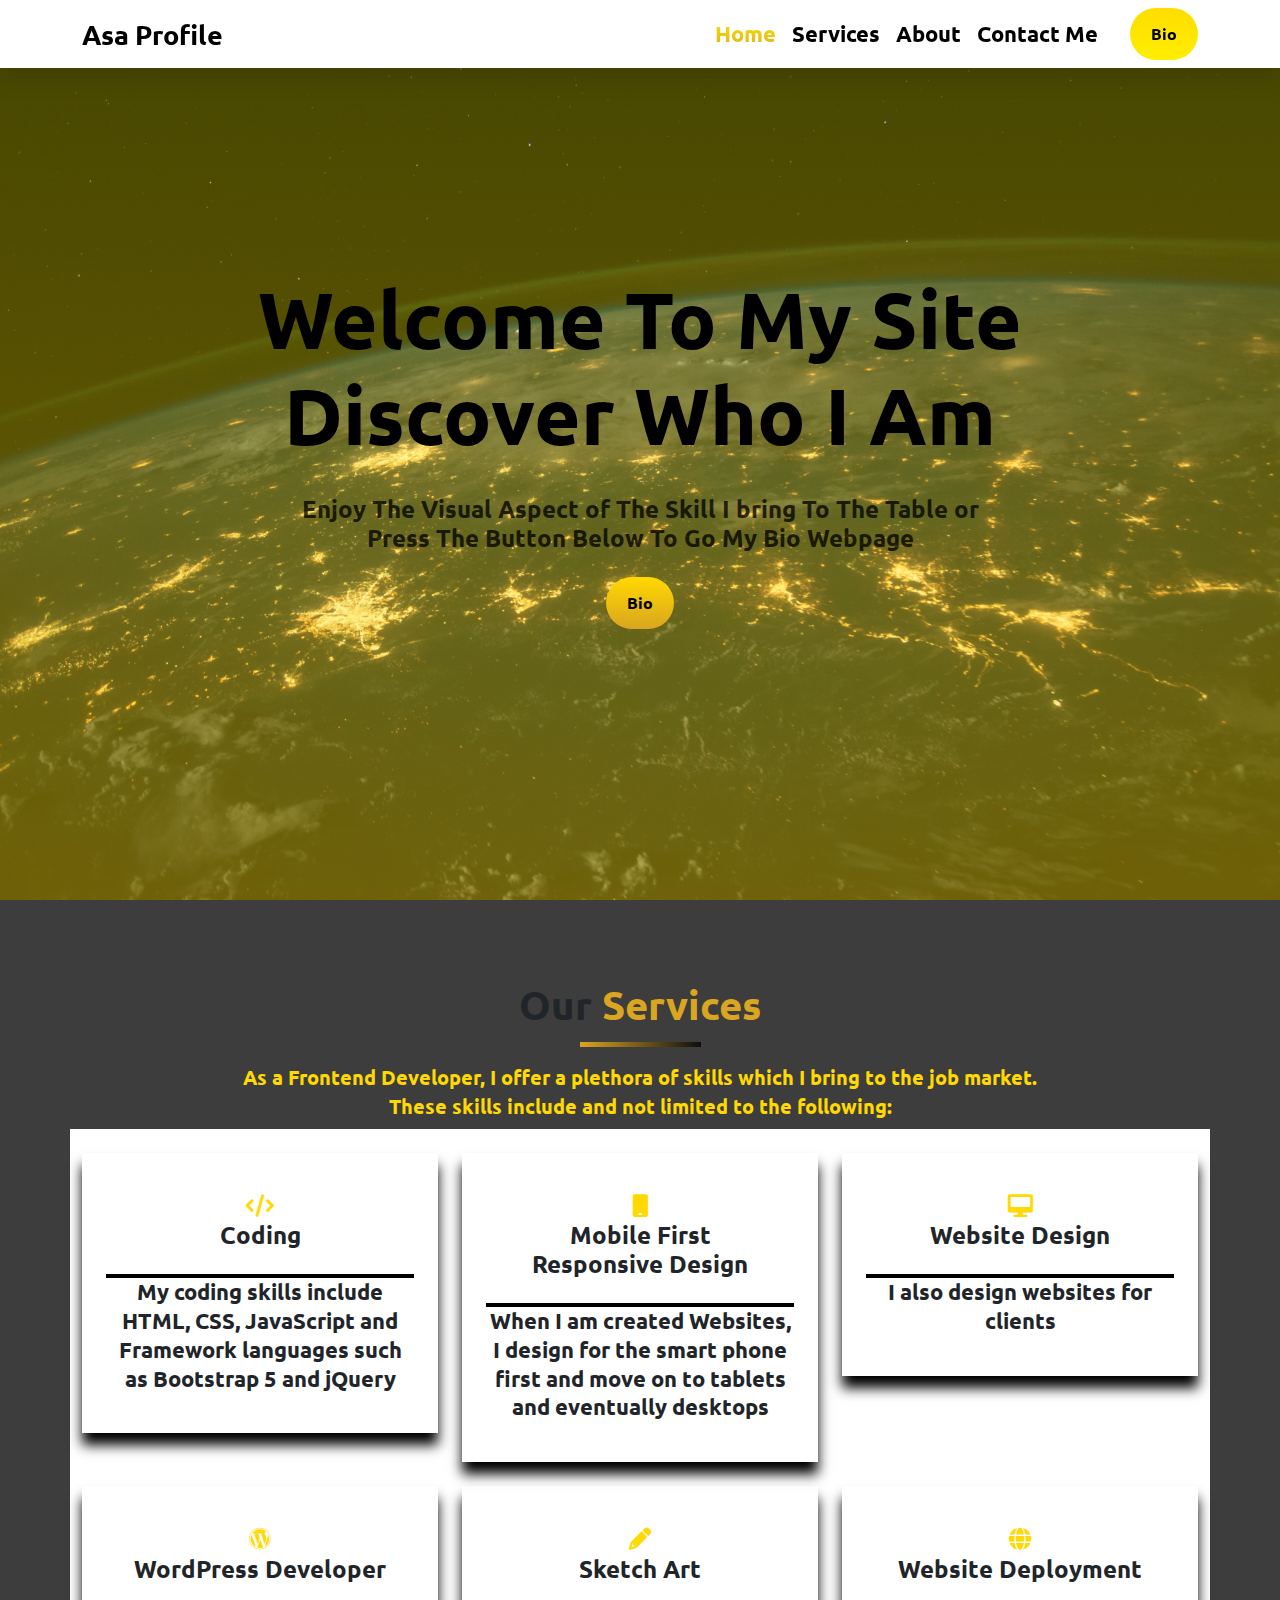
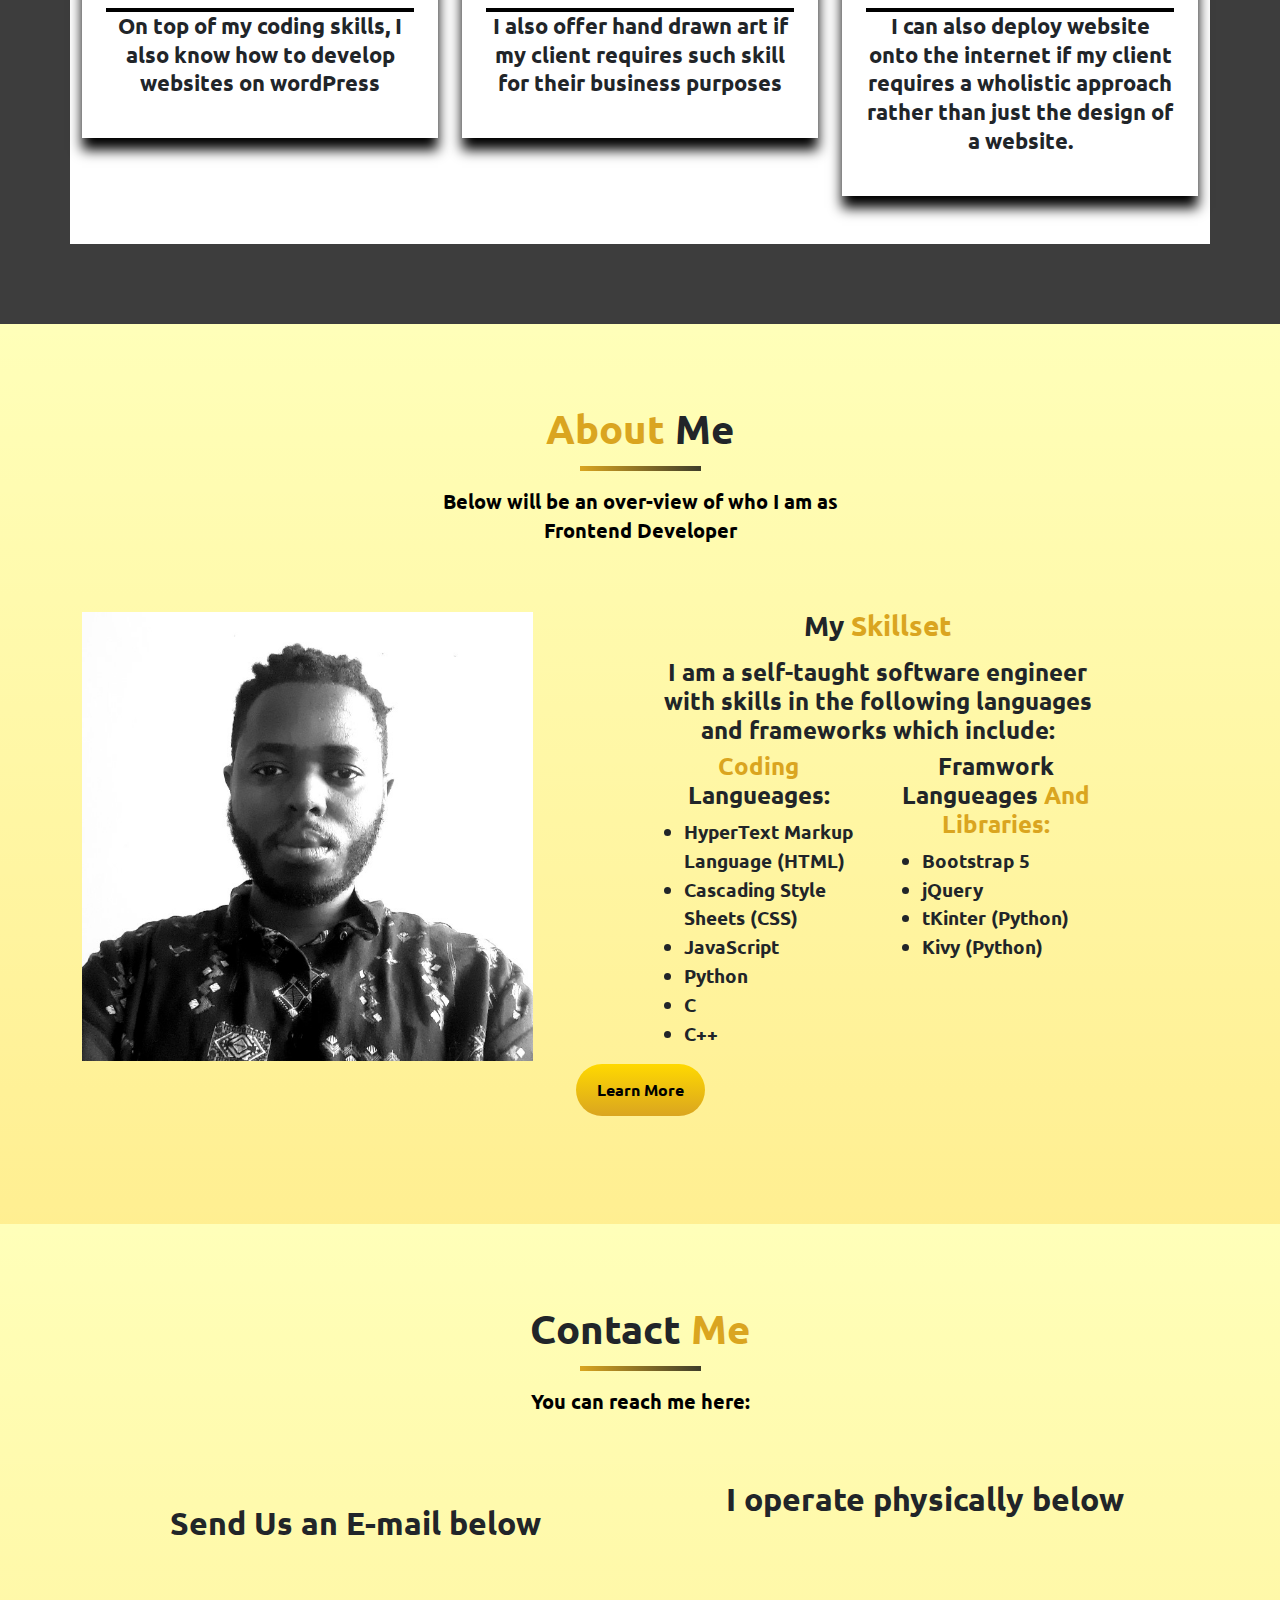
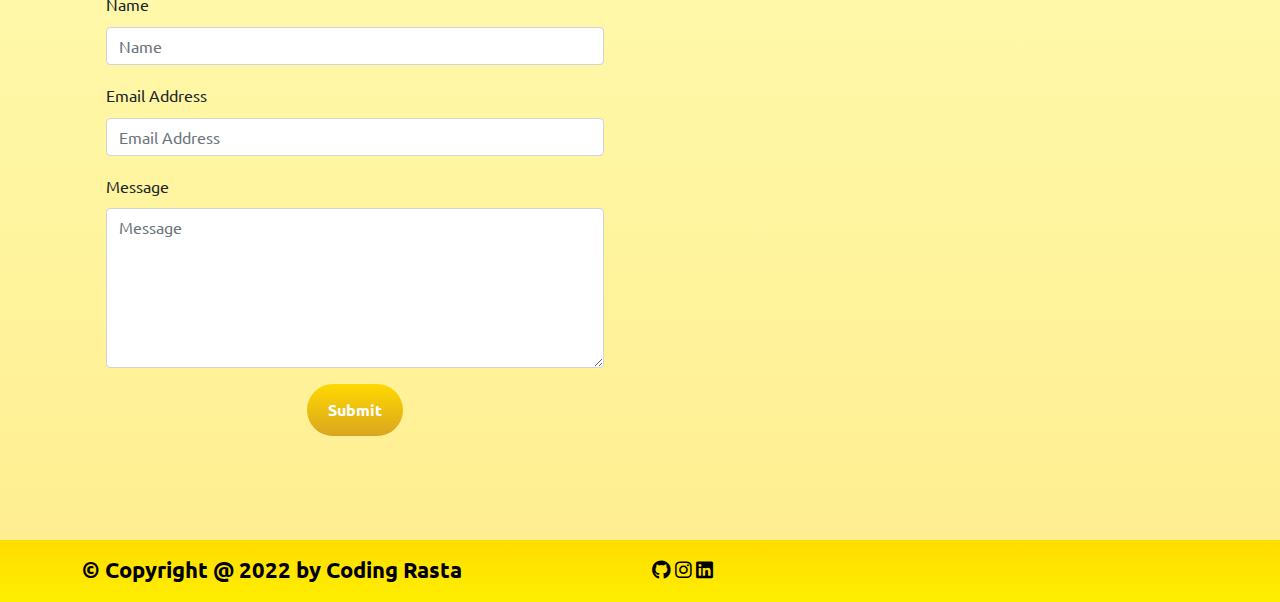
<file: index.html>
<!DOCTYPE html>
<html lang="en">
<head>
    <meta charset="UTF-8">
    <meta http-equiv="X-UA-Compatible" content="IE=edge">
    <meta name="viewport" content="width=device-width, initial-scale=1.0">
    <link rel="stylesheet" href=".//css//all.css">
    <link rel="stylesheet" href=".//css//bootstrap.min.css">
    <link rel="stylesheet" href=".//css//brands.css">
    <link rel="stylesheet" href=".//css//regular.css">
    <link rel="stylesheet" href=".//css//solid.css">
    <link rel="stylesheet" href=".//css//style.css">
    <link rel="stylesheet" href=".//css//owl.carousel.min.css">
    <link rel="stylesheet" href=".//css//owl.theme.default.min.css">
    <title>Main</title>
</head>
<body data-bs-spy="scroll" data-bs-target=".navbar">

    <!--Navbar-->
    <div class="navbar navbar-expand-lg navbar-light bg-white fixed-top">

        <div class="container">

            <a href="#home" class="navbar-brand">Asa Profile</a>
            <button class="navbar-toggler" type="button" data-bs-toggle="collapse" data-bs-target="#myToggler" aria-controls="myToggler" aria-expanded="false" aria-label="Toggle navigation">
                <i class="fa-solid fa-bars"></i>
            </button>
            <div class="collapse navbar-collapse" id="myToggler">

                <ul class="navbar-nav ms-auto">
                    <li class="nav-item">
                        <a href="#home" class="nav-link">Home</a>
                    </li>
                    <li class="nav-item">
                        <a href="#services" class="nav-link">Services</a>
                    </li>
                    <li class="nav-item">
                        <a href="#about" class="nav-link">About</a>
                    </li>
                    <li class="nav-item">
                        <a href="#contact" class="nav-link">Contact Me</a>
                    </li>
                </ul>

                <a href="info.html" class="btn btn-nav ms-4">Bio</a>

            </div>

        </div>

    </div>

    <!--Home Section/ Hero Section-->

    <section id="home" class="bg-cover hero-section min-vh-100" style="background-image:url('.//media//nasa-Q1p7bh3SHj8-unsplash.jpg')">

        <div class="overlay"></div>

        <div class="container">

            <div class="row">

                <h1 class="col-12 text-center display-1">Welcome To My Site <br>Discover Who I Am </h1>
                <p class="my-4 lead text-center text-white">Enjoy The Visual Aspect of The Skill I bring To The Table or <br> Press The Button Below To Go My Bio Webpage</p>

            </div>
            <div class="text-center">
                <a href="info.html" class="btn btn-main">Bio</a>
            </div>

        </div>

    </section>


    <!--Services Section-->
    <section id="services" class="min-vh-100">

        <div class="container">

            <div class="row mb-3">

                <div class="col-12 section-intro text-center">
                    <h1>Our <span>Services</span></h1>

                    <div class="divider"></div>

                    <p class="mt-3 lead">As a Frontend Developer, I offer a plethora of skills which I bring to the job market. <br> These skills include and not limited to the following:</p>

                </div>

            </div>

            <div class="row pb-5 g-4 text-start" style="background-color: white">

                <div class="col-md-4">

                    <div class="servcies text-center p-4">

                        <div class="service p-3">

                            <i class="fa-solid fa-code"></i>
                            <div class="skill"><h4>Coding</h4></div>

                        </div>
                        <p>My coding skills include HTML, CSS, JavaScript and Framework languages such as Bootstrap 5 and jQuery</p>

                    </div>

                </div>

                <div class="col-md-4">

                    <div class="servcies text-center p-4">

                        <div class="service p-3">

                            <i class="fa-solid fa-mobile"></i>
                            <div class="skill"><h4>Mobile First Responsive Design</h4></div>

                        </div>
                        <p>When I am created Websites, I design for the smart phone first and move on to tablets and eventually desktops</p>

                    </div>

                </div>

                <div class="col-md-4">

                    <div class="servcies text-center p-4">

                        <div class="service p-3">

                            <i class="fa-solid fa-desktop"></i>
                            <div class="skill"><h4>Website Design</h4></div>

                        </div>
                        <p>I also design websites for clients</p>

                    </div>

                </div>

                <div class="col-md-4">

                    <div class="servcies text-center p-4">

                        <div class="service p-3">

                            <i class="fa-brands fa-wordpress"></i>
                            <div class="skill"><h4>WordPress Developer</h4></div>

                        </div>
                        <p>On top of my coding skills, I also know how to develop websites on wordPress</p>

                    </div>

                </div>

                <div class="col-md-4">

                    <div class="servcies text-center p-4">

                        <div class="service p-3">

                            <i class="fa-solid fa-pencil"></i>
                            <div class="skill"><h4>Sketch Art</h4></div>

                        </div>
                        <p>I also offer hand drawn art if my client requires such skill for their business purposes</p>

                    </div>

                </div>

                <div class="col-md-4">

                    <div class="servcies text-center p-4">

                        <div class="service p-3">

                            <i class="fa-solid fa-globe"></i>
                            <div class="skill"><h4>Website Deployment</h4></div>

                        </div>
                        <p>I can also deploy website onto the internet if my client requires a wholistic approach rather than just the design of a website.</p>

                    </div>

                </div>

            </div>

        </div>

    </section>


    <!--About Section-->
    <section id="about" class="bg-cover min-vh-100" style="background-image:url('.//media//20220906_150244.jpg')">

        <div class="overlay"></div>

        <div class="container">

            <div class="row mb-3">

                <div class="col-12 section-intro text-center">
                    <h1><span>About</span> Me</h1>

                    <div class="divider"></div>

                    <p class="mt-3 lead text-black">Below will be an over-view of who I am as <br> Frontend Developer</p>

                </div>

            </div>

            <div class="row align-items-center mt-5">

                <div class="col-lg-5 about-img">
                    <img src=".//media//me.jpg" alt="Asakhe">
                </div>

                <div class="col-lg-5 offset-lg-1 about-content">

                    <h3 class="text-center">My <span>Skillset</span></h3>
                    <h4 class="text-center mt-3">I am a self-taught software engineer with skills in the following languages and frameworks which include:</h4>

                    <div class="row">
                        
                        <div class="col-6">
                            <h4 class="text-center"><span>Coding</span> Langueages:</h4>
                            <ul>
                                <li class="cLang">HyperText Markup Language (HTML)</li>
                                <li class="cLang">Cascading Style Sheets (CSS)</li>
                                <li class="cLang">JavaScript</li>
                                <li class="cLang">Python</li>
                                <li class="cLang">C</li>
                                <li class="cLang">C++</li>
                            </ul>
                        </div>

                        <div class="col-6">
                            <h4 class="text-center">Framwork Langueages <span>And Libraries:</span></h4>
                            <ul>
                                <li class="framLib">Bootstrap 5</li>
                                <li class="framLib">jQuery</li>
                                <li class="framLib">tKinter (Python)</li>
                                <li class="framLib">Kivy (Python)</li>
                            </ul>
                        </div>
            
                    </div>

                </div>

            </div>

            <div class="text-center">
                <a href="info.html" class="btn btn-main">Learn More</a>
            </div>

        </div>

    </section>


    <!--Contact Section-->
    <section id="contact" class="min-vh-100 bg-cover" style="background-image:url('.//media//laptop.jpg')">

        <div class="overlay"></div>

        <div class="container">

            <div class="row mb-3">

                <div class="col-12 section-intro text-center">
                    <h1>Contact <span>Me</span></h1>

                    <div class="divider"></div>

                    <p class="mt-3 lead text-black">You can reach me here:</p>

                </div>

            </div>

            <div class="row mt-5">

                <div class="col-lg-6 col-md-7">

                    <div class="container py-4">

                        <h2 class="text-center mb-5">Send Us an E-mail below</h2>

                        <!-- Bootstrap 5 starter form -->
                        <form id="contactForm">
                      
                          <!-- Name input -->
                          <div class="mb-3">
                            <label class="form-label" for="name">Name</label>
                            <input class="form-control" id="name" type="text" placeholder="Name" data-sb-validations="required" />
                          </div>
                      
                          <!-- Email address input -->
                          <div class="mb-3">
                            <label class="form-label" for="emailAddress">Email Address</label>
                            <input class="form-control" id="emailAddress" type="email" placeholder="Email Address" data-sb-validations="required, email" />
                          </div>
                      
                          <!-- Message input -->
                          <div class="mb-3">
                            <label class="form-label" for="message">Message</label>
                            <textarea class="form-control" id="message" type="text" placeholder="Message" style="height: 10rem;" data-sb-validations="required"></textarea>
                          </div>
                      
                          <!-- Form submit button -->
                          <div class="d-grid">
                            <div class="text-center"><button class="btn btn-form" type="submit">Submit</button></div>
                          </div>
                      
                        </form>
                      
                      </div>

                </div>



                <!--Map Embed-->
                <div class="col-lg-6 col-md-5 text-center">

                    <h2 class="mb-5">I operate physically below </h2>

                    <iframe class="mt-2 mb-3" src="https://www.google.com/maps/embed?pb=!1m18!1m12!1m3!1d27337129.74915544!2d9.116420035632984!3d-33.23894183895444!2m3!1f0!2f0!3f0!3m2!1i1024!2i768!4f13.1!3m3!1m2!1s0x1c34a689d9ee1251%3A0xe85d630c1fa4e8a0!2sSouth%20Africa!5e0!3m2!1sen!2sza!4v1664809962808!5m2!1sen!2sza" width="300" height="300" style="border:0;" allowfullscreen="" loading="lazy" referrerpolicy="no-referrer-when-downgrade"></iframe>


                </div>

            </div>

        </div>

    </section>


    <!--Footer-->
    <footer class="py-3">

        <div class="container">
  
            <div class="row">
                
                <div class="col-md-6">
                    <p class="mb-0 text-black">&copy; Copyright @ 2022 by Coding Rasta</p>
                </div>
  
                <div class="col-md-6">
                    <div class="social-links">
                        <a href="https://github.com/Lwvzi" target="_blank"><i class="fa-brands fa-github"></i></a>
                        <a href="https://www.instagram.com/lwvziii_zxziii/" target="_blank"><i class="fa-brands fa-instagram"></i></a>
                        <a href="https://www.linkedin.com/in/asakhe-zozi-47411224b" target="_blank"><i class="fa-brands fa-linkedin"></i></a>
                    </div>
                </div>
  
            </div>
  
        </div>
  
      </footer>
    



    <!--JS-->
    <script src=".//js//bootstrap.min.js"></script>
    <script src=".//js//jquery-3.6.0.js"></script>
    <script src=".//js//owl.carousel.min.js"></script>
    <script src=".//js//app.js"></script>
    
</body>
</html>
</file>
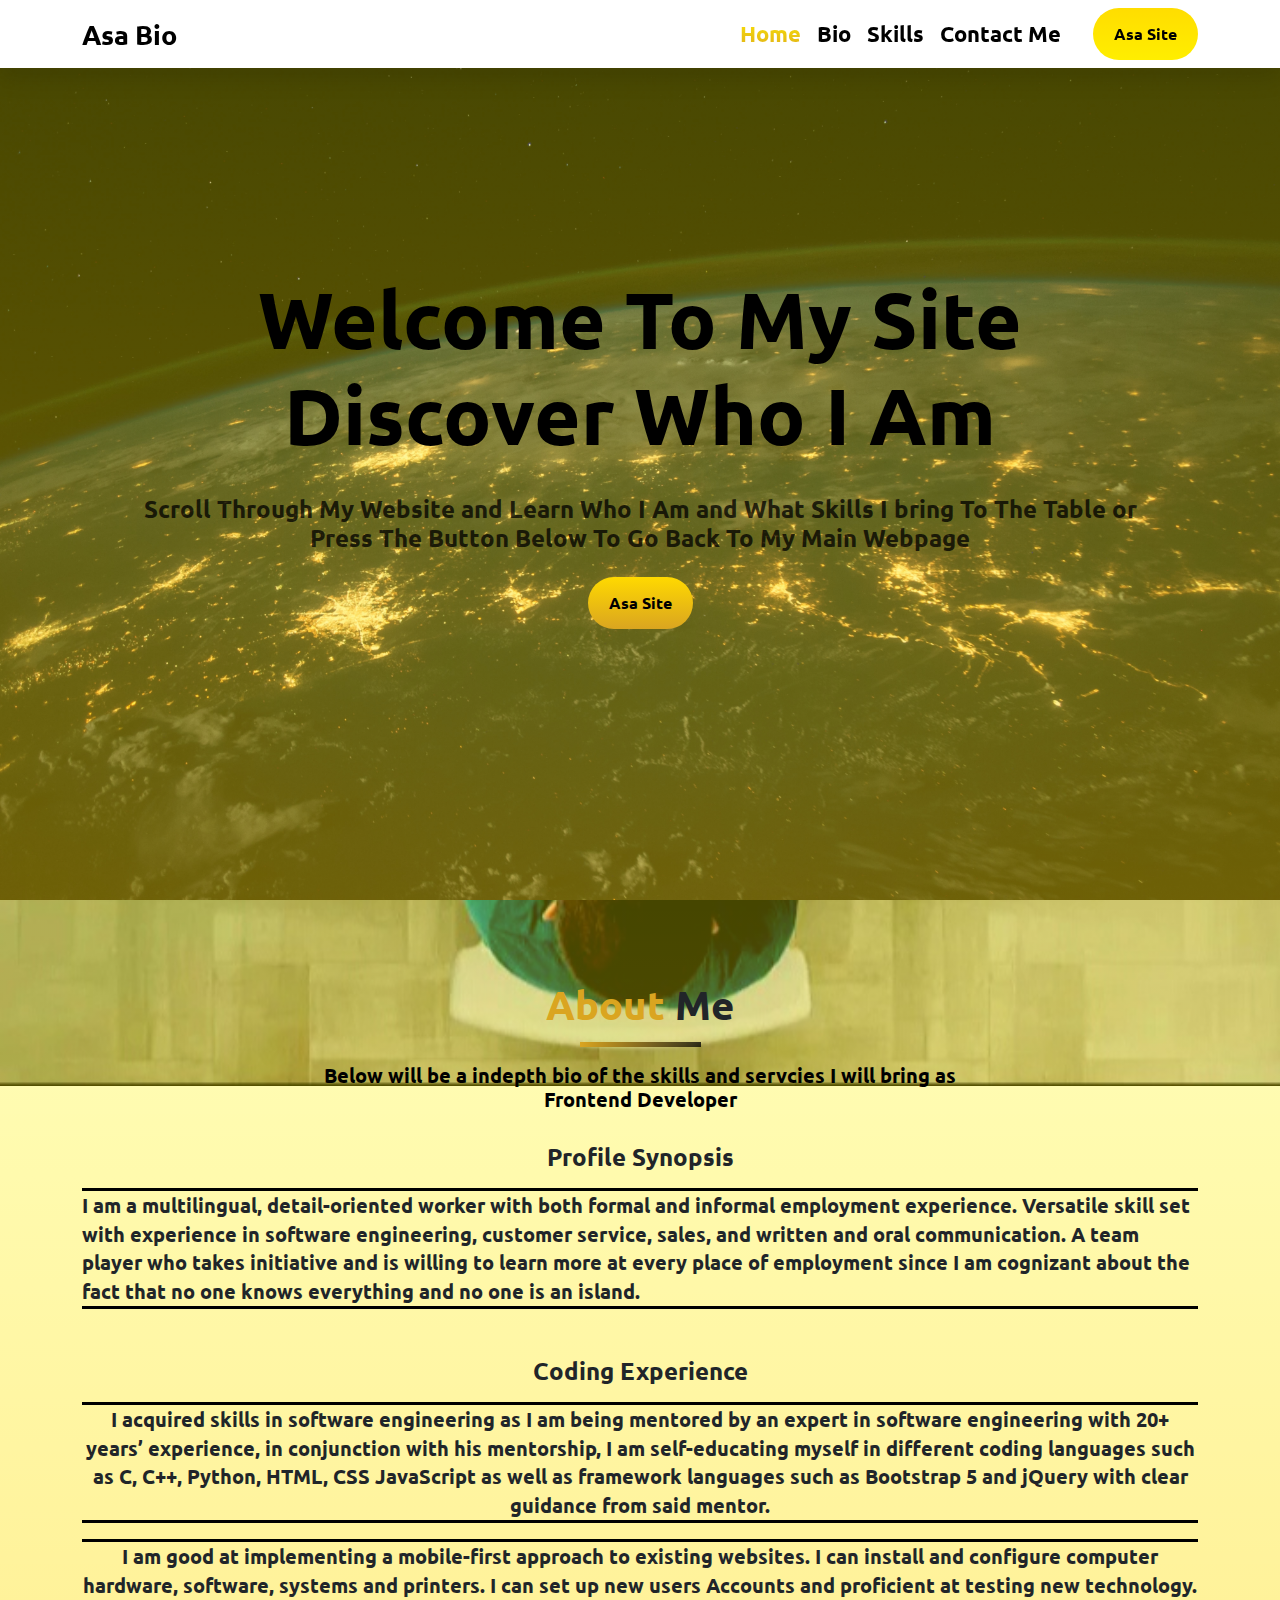
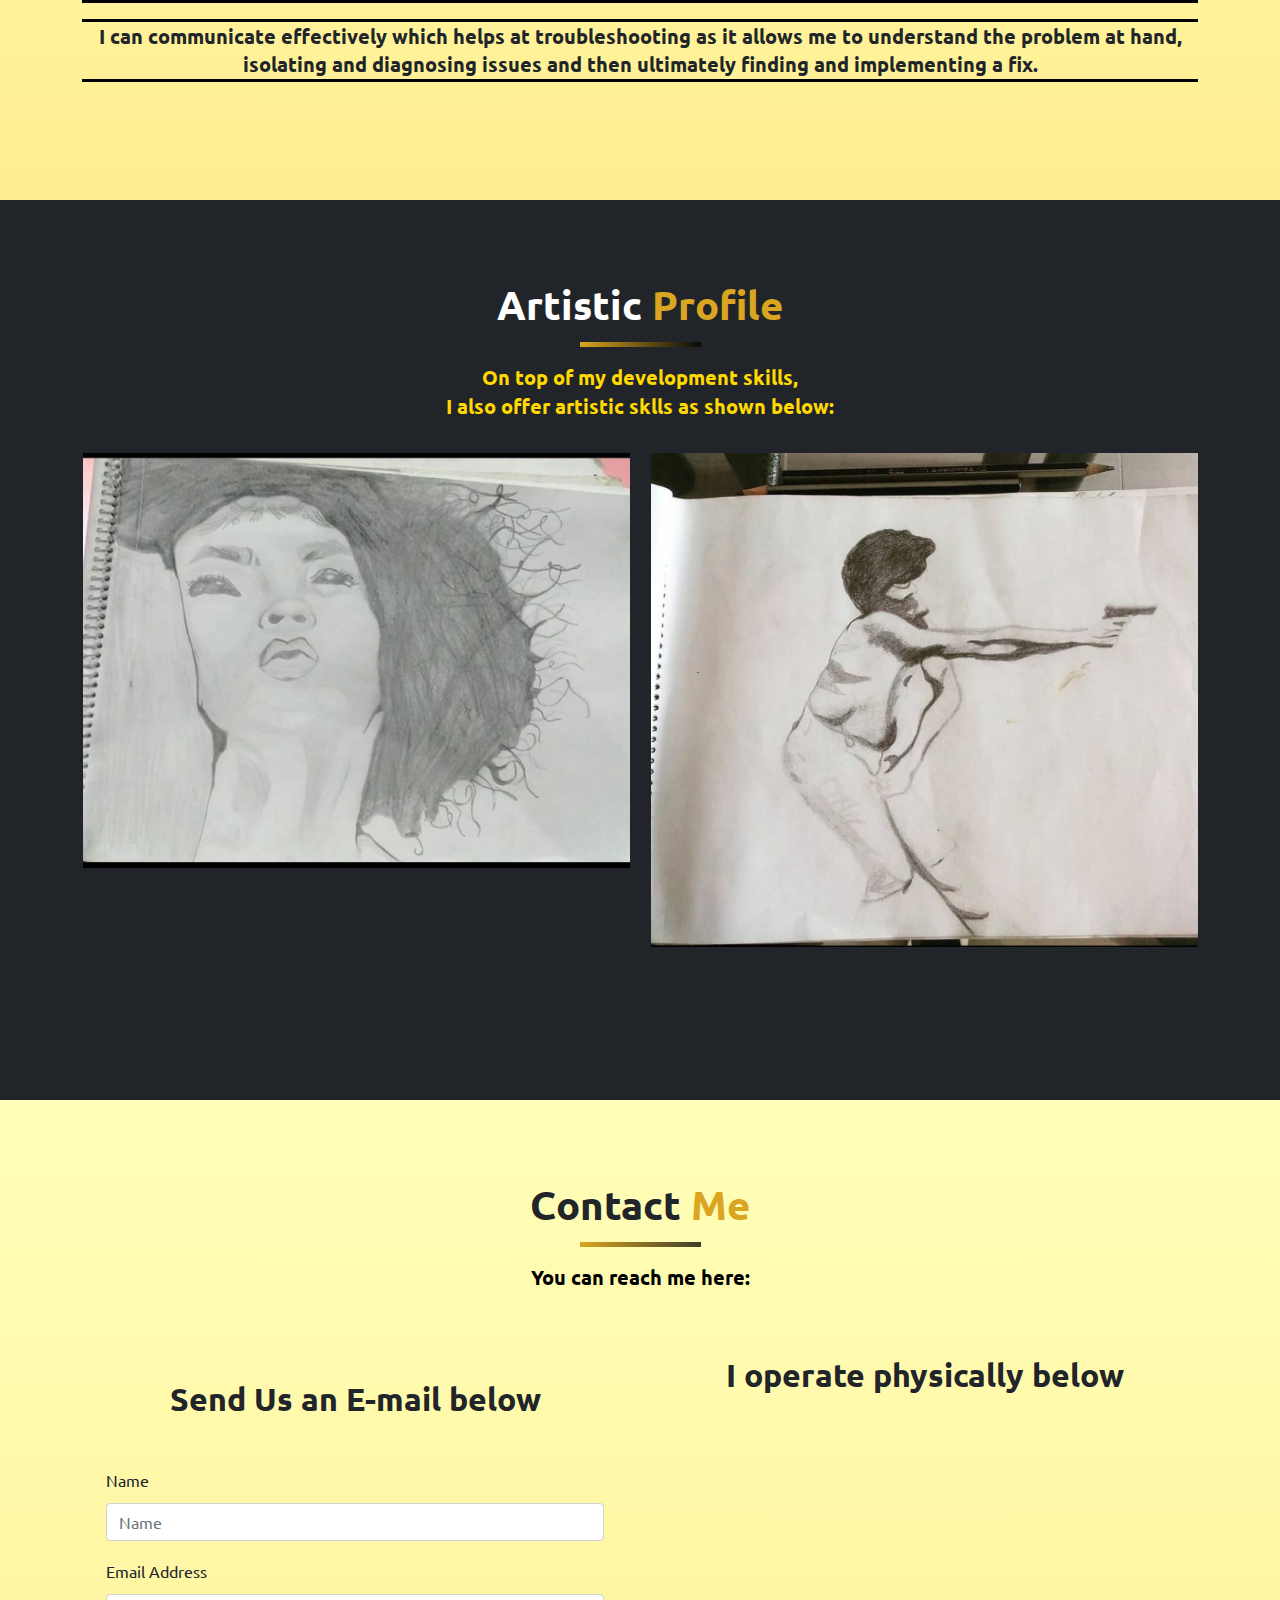
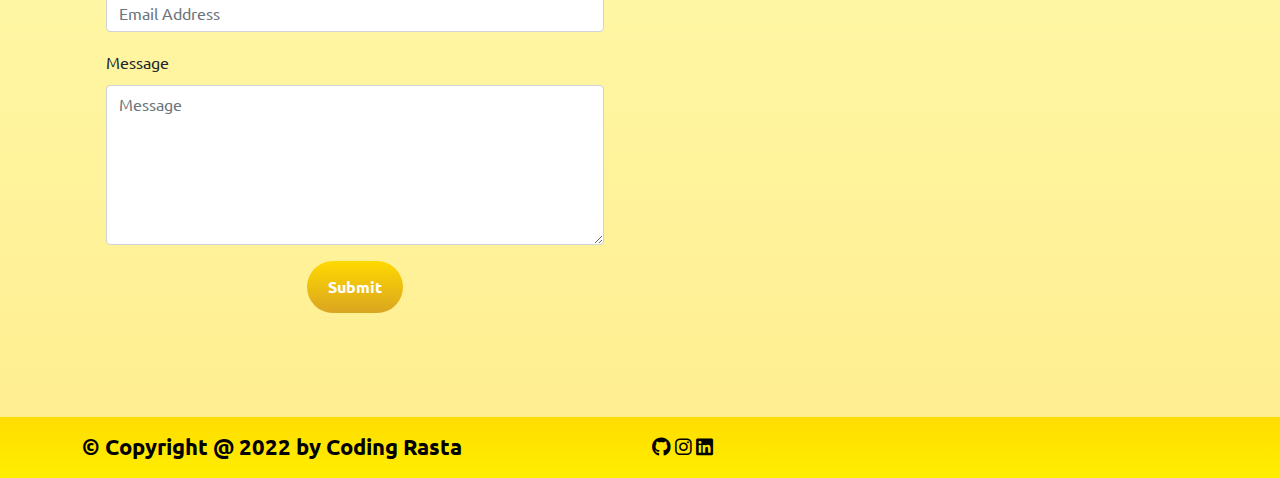
<file: info.html>
<!DOCTYPE html>
<html lang="en">
<head>
    <meta charset="UTF-8">
    <meta http-equiv="X-UA-Compatible" content="IE=edge">
    <meta name="viewport" content="width=device-width, initial-scale=1.0">
    <link rel="stylesheet" href=".//css//all.css">
    <link rel="stylesheet" href=".//css//bootstrap.min.css">
    <link rel="stylesheet" href=".//css//brands.css">
    <link rel="stylesheet" href=".//css//regular.css">
    <link rel="stylesheet" href=".//css//solid.css">
    <link rel="stylesheet" href=".//css//style.css">
    <link rel="stylesheet" href=".//css//owl.carousel.min.css">
    <link rel="stylesheet" href=".//css//owl.theme.default.min.css">
    <title>Bio</title>
</head>
<body data-bs-spy="scroll" data-bs-target=".navbar">

    <!--Navbar-->
    <div class="navbar navbar-expand-lg navbar-light bg-white fixed-top">

        <div class="container">

            <a href="index.html" class="navbar-brand">Asa Bio</a>
            <button class="navbar-toggler" type="button" data-bs-toggle="collapse" data-bs-target="#myToggler" aria-controls="myToggler" aria-expanded="false" aria-label="Toggle navigation">
                <i class="fa-solid fa-bars"></i>
            </button>
            <div class="collapse navbar-collapse" id="myToggler">

                <ul class="navbar-nav ms-auto">
                    <li class="nav-item">
                        <a href="#home" class="nav-link">Home</a>
                    </li>
                    <li class="nav-item">
                        <a href="#bio" class="nav-link">Bio</a>
                    </li>
                    <li class="nav-item">
                        <a href="#skill" class="nav-link">Skills</a>
                    </li>
                    <li class="nav-item">
                        <a href="#contact" class="nav-link">Contact Me</a>
                    </li>
                </ul>

                <a href="index.html" class="btn btn-nav ms-4">Asa Site</a>

            </div>

        </div>

    </div>


    <!--Home Section/ Hero Section-->

    <section id="home" class="bg-cover hero-section min-vh-100" style="background-image:url('.//media//nasa-Q1p7bh3SHj8-unsplash.jpg')">

        <div class="overlay"></div>

        <div class="container">

            <div class="row">

                <h1 class="col-12 text-center display-1 text-white">Welcome To My Site <br>Discover Who I Am </h1>
                <p class="my-4 lead text-center text-white">Scroll Through My Website and Learn Who I Am and What Skills I bring To The Table or <br> Press The Button Below To Go Back To My Main Webpage</p>

            </div>
            <div class="text-center">
                <a href="index.html" class="btn btn-main">Asa Site</a>
            </div>

        </div>

    </section>


    <!--Bio Section-->
    <section id="bio" class="bg-cover min-vh-100" style="background-image:url('.//media//20220906_150244.jpg')">

        <div class="overlay"></div>

        <div class="container">

            <div class="row mb-3">

                <div class="col-12 section-intro text-center">
                    <h1><span>About</span> Me</h1>

                    <div class="divider"></div>

                    <h3 class="mt-3 lead text-black">Below will be a indepth bio of the skills and servcies I will bring as <br> Frontend Developer</h3>

                </div>

            </div>

            <div class="row mt-4 mb-3">

                <div class="col-12 bio-content">

                    <h4 class="text-center">Profile Synopsis</h4>
                    <p class="lead mt-3 mb-5">I am a multilingual, detail-oriented worker with both formal and informal employment experience. Versatile skill set with experience in software engineering, customer service, sales, and written and oral communication. A team player who takes initiative and is willing to learn more at every place of employment since I am cognizant about the fact that no one knows everything and no one is an island.</p>

                    <h4 class="mt-2 mb-2 text-center">Coding Experience</h4>
                    <p class="lead mt-3 mb-3 text-center">I acquired skills in software engineering as I am being mentored by an expert in software engineering with 20+ years’ experience, in conjunction with his mentorship, I am self-educating myself in different coding languages such as C, C++, Python, HTML, CSS JavaScript as well as framework languages such as Bootstrap 5 and jQuery with clear guidance from said mentor.</p>
                    <p class="lead mt-3 mb-3 text-center">I am good at implementing a mobile-first approach to existing websites. I can install and configure computer hardware, software, systems and printers. I can set up new users Accounts and proficient at testing new technology.</p>
                    <p class="lead mt-3 mb-3 text-center">I can communicate effectively which helps at troubleshooting as it allows me to understand the problem at hand, isolating and diagnosing issues and then ultimately finding and implementing a fix.</p>

                </div>

            </div>


        </div>

    </section>


    <!--Skills Section-->

    <section id="skills" class="min-vh-100  bg-dark">

        <div class="container">

            <div class="row mb-3">

                <div class="col-12 section-intro text-center">
                    <h1 class="text-white">Artistic <span>Profile</span></h1>

                    <div class="divider"></div>

                    <p class="mt-3 lead">On top of my development skills, <br>I also offer artistic sklls as shown below:</p>

                </div>

            </div>




            <div class="owl-carousel owl-theme mt-3 mb-5" id="slide">

                <div class="project">
      
                  <img src=".//media//afroChick.jpg" alt="">
                  <a href="https://www.instagram.com/p/B-7vQ8TFFew/" target="_blank" class="btn btn-main">View Project</a>
      
                </div>
                <div class="project">
      
                  <img src=".//media//america.jpg" alt="">
                  <a href="https://www.instagram.com/p/B9jlLncnTR2/" target="_blank" class="btn btn-main">View Project</a>
      
                </div>
                <div class="project">
      
                  <img src=".//media//balance.jpg" alt="">
                  <a href="https://www.instagram.com/p/B9jk97jHjC1/" target="_blank" class="btn btn-main">View Project</a>
      
                </div>
                <div class="project">
      
                  <img src=".//media//child.jpg" alt="">
                  <a href="https://www.instagram.com/p/BpFHgKznXcv/" target="_blank" class="btn btn-main">View Project</a>
      
                </div>
                <div class="project">
      
                  <img src=".//media//iRobot.jpg" alt="">
                  <a href="https://www.instagram.com/p/CDw-bV3F7wn/" target="_blank" class="btn btn-main">View Project</a>
      
                </div>
                <div class="project">
      
                  <img src=".//media//jokerPenny.jpg" alt="">
                  <a href="https://www.instagram.com/p/B-xZmfzH37g/" target="_blank" class="btn btn-main">View Project</a>
      
                </div>
      
              </div>

        </div>

    </section>


    <!--Contact Section-->
    <section id="contact" class="min-vh-100 bg-cover" style="background-image:url('.//media//laptop.jpg')">

        <div class="overlay"></div>

        <div class="container">

            <div class="row mb-3">

                <div class="col-12 section-intro text-center">
                    <h1>Contact <span>Me</span></h1>

                    <div class="divider"></div>

                    <p class="mt-3 lead text-black">You can reach me here:</p>

                </div>

            </div>

            <div class="row mt-5">

                <div class="col-lg-6 col-md-7">

                    <div class="container py-4">

                        <h2 class="text-center mb-5">Send Us an E-mail below</h2>

                        <!-- Bootstrap 5 starter form -->
                        <form id="contactForm">
                      
                          <!-- Name input -->
                          <div class="mb-3">
                            <label class="form-label" for="name">Name</label>
                            <input class="form-control" id="name" type="text" placeholder="Name" data-sb-validations="required" />
                          </div>
                      
                          <!-- Email address input -->
                          <div class="mb-3">
                            <label class="form-label" for="emailAddress">Email Address</label>
                            <input class="form-control" id="emailAddress" type="email" placeholder="Email Address" data-sb-validations="required, email" />
                          </div>
                      
                          <!-- Message input -->
                          <div class="mb-3">
                            <label class="form-label" for="message">Message</label>
                            <textarea class="form-control" id="message" type="text" placeholder="Message" style="height: 10rem;" data-sb-validations="required"></textarea>
                          </div>
                      
                          <!-- Form submit button -->
                          <div class="d-grid">
                            <div class="text-center"><button class="btn btn-form" type="submit">Submit</button></div>
                          </div>
                      
                        </form>
                      
                      </div>

                </div>



                <!--Map Embed-->
                <div class="col-lg-6 col-md-5 text-center">

                    <h2 class="mb-5">I operate physically below </h2>

                    <iframe class="mt-2 mb-3" src="https://www.google.com/maps/embed?pb=!1m18!1m12!1m3!1d27337129.74915544!2d9.116420035632984!3d-33.23894183895444!2m3!1f0!2f0!3f0!3m2!1i1024!2i768!4f13.1!3m3!1m2!1s0x1c34a689d9ee1251%3A0xe85d630c1fa4e8a0!2sSouth%20Africa!5e0!3m2!1sen!2sza!4v1664809962808!5m2!1sen!2sza" width="300" height="300" style="border:0;" allowfullscreen="" loading="lazy" referrerpolicy="no-referrer-when-downgrade"></iframe>


                </div>

            </div>

        </div>

    </section>


     <!--Footer-->
     <footer class="py-3">

        <div class="container">
  
            <div class="row">
                
                <div class="col-md-6">
                    <p class="mb-0 text-black">&copy; Copyright @ 2022 by Coding Rasta</p>
                </div>
  
                <div class="col-md-6">
                    <div class="social-links">
                        <a href="https://github.com/Lwvzi" target="_blank"><i class="fa-brands fa-github"></i></a>
                        <a href="https://www.instagram.com/lwvziii_zxziii/" target="_blank"><i class="fa-brands fa-instagram"></i></a>
                        <a href="https://www.linkedin.com/in/asakhe-zozi-47411224b" target="_blank"><i class="fa-brands fa-linkedin"></i></a>
                    </div>
                </div>
  
            </div>
  
        </div>
  
      </footer>






    <!--JS-->
    <script src=".//js//bootstrap.min.js"></script>
    <script src=".//js//jquery-3.6.0.js"></script>
    <script src=".//js//owl.carousel.min.js"></script>
    <script src=".//js//app.js"></script>
    
</body>
</html>
</file>
<file: css/style.css>
@import url('https://fonts.googleapis.com/css2?family=Ubuntu:wght@400;500;700;800;900&display=swap');

/*================================================================ MY CODE ===============================================================*/

body{
    font-family: 'Ubuntu', sans-serif;
    line-height: 1.8rem;
    --gold-color: rgb(255, 217, 0);
    --golden-color: goldenrod;
    --yellow-color: rgb(255, 238, 0);
    --para-color: rgba(0, 0, 0, 0.759);
    --black-color: black;
    --grey-color: grey;
}

h1, h2, h3, h4, h5, h6{
    font-weight: 800 !important;
}

img{
    width: 100%;
}

a{
    text-decoration: none;
    transition: all 0.4s ease;
    font-weight: 800;
    color: black !important;
}

/*===== Navbar ======*/

.btn-nav{
    background: linear-gradient(360deg, var(--yellow-color), rgb(255, 221, 0));
    border-radius: 100px;
    border: none;
    font-weight: 800;
    color: #fff;
}

.btn-nav:hover{
    transform: translateX(4px);
    background: linear-gradient(360deg, rgb(255, 221, 0), var(--golden-color));

}

.navbar{
    box-shadow: 0 12px 20px rgba(0, 0, 0, 0.103);
}

.navbar-brand{
    transition: all .4s ease-in-out;
}

.navbar-brand:hover{
    background: -webkit-linear-gradient(360deg, rgb(255, 221, 0), var(--golden-color));
    -webkit-background-clip: text;
    -webkit-text-fill-color: transparent;
    transition: all .4s ease-in-out;
}

.fa-bars{
    font-size: 1.4rem;
    font-weight: 900;
    transition: all .4s ease;
}

.fa-bars:hover{
    color: var(--golden-color);
    transition: all .4s ease;
}

a.nav-link.active{
    background: -webkit-linear-gradient(var(--yellow-color), var(--golden-color));
    -webkit-background-clip: text;
    -webkit-text-fill-color: transparent;
}


/*=== Navbar M queries ===*/

/* Medium devices (tablets, 768px and up)*/
@media (min-width: 768px) {
    .navbar{
        width: 100vw;
    }

    .fa-bars{
        font-size: 1.5rem;
    }

    .nav-item .nav-link{
        font-size: 1.4rem;
    }

    .navbar-brand{
        font-size: 1.7rem;
    }
}

/* Large devices (desktops, 992px and up)*/
@media (min-width: 992px) {
    .navbar{
        width: 100vw;
    }

    .fa-bars{
        font-size: 1.7rem;
    }

    .nav-item .nav-link{
        font-size: 1.4rem;
    }

    .navbar-brand{
        font-size: 1.7rem;
    }
}


/* XX-Large devices (larger desktops, 1400px and up)*/
@media (min-width: 1400px) {
    .navbar{
        width: 100vw;
    }

    .nav-item .nav-link{
        font-size: 1.8rem;
    }

    .navbar-brand{
        font-size: 2.1rem
    }
}


/*============== Navbar Ends =============*/



/*=============================== Homme Section ==================================*/
section{
    padding-top: 80px;
    padding-bottom: 80px;
    z-index: 2;
    position: relative;
}

.overlay{
    position: absolute;
    top: 0;
    left: 0;
    width: 100%;
    height: 100%;
    background: linear-gradient(360deg, rgba(255, 217, 0, 0.432), rgba(255, 255, 0, 0.273));
    z-index: -1;

}


.bg-cover{
    background-position: center;
    background-repeat: no-repeat;
    background-size: cover;
    background-attachment: fixed;
}

.btn{
    padding: 14px 21px;
    transition: all 0.4s ease;
}

.btn-main{
    background: linear-gradient(360deg, var(--golden-color), var(--gold-color));
    border-radius: 100px;
    border: none;
    font-weight: 800;
    color: #fff;
}

.btn-main:hover{
    transform: translateY(-4px);
    background: linear-gradient(90deg, var(--gold-color), var(--golden-color))
}

#home{
    display: flex;
    justify-content: center;
    align-items: center;
}

#home h1{
    color: var(--black-color) !important;
}

#home p{
    color: var(--para-color) !important;
    font-weight: 800 !important;
    font-size: 1.5rem !important;
}


/*#home*/
/* Small devices (landscape phones, 576px and up)*/
@media (min-width: 576px) {
    #home{
        width: 100vw;
    }
}

/* Medium devices (tablets, 768px and up)*/
@media (min-width: 768px) {
    #home{
        width: 100vw;
    }
}

/* Large devices (desktops, 992px and up)*/
@media (min-width: 992px) {
    #home{
        width: 100vw;
    }
}

/* X-Large devices (large desktops, 1200px and up)*/
@media (min-width: 1200px) {
    #home{
        width: 100vw;
    }
}




/*=============================== Homme Section Ends ==================================*/


/*=============================== Servcies Section ==================================*/
#services{
    background-color: var(--para-color);
}

.section-intro .divider{
    height: 5px;
    width: 121px;
    background: linear-gradient(90deg, var(--golden-color), var(--para-color));
    margin: 14px auto;
}

span{
    color: var(--golden-color);
}

.section-intro p{
    font-weight: 800 !important;
    color: var(--gold-color);
}

.servcies{
    box-shadow: 0 12px 12px var(--black-color);
    transition: all .4s ease;
}

.servcies:hover{
    transition: all .4s ease;
    transform: translateY(-7px);
}

.servcies p{
    font-size: 1.4rem;
    font-weight: 700;
}

.servcies .service{
    border-bottom: 4px solid black;
}

.service i{
    font-size: 1.4rem;
    color: var(--gold-color);
}

.service .skill:hover{
    color: var(--para-color)
}

/*#services*/
/* Small devices (landscape phones, 576px and up)*/
@media (min-width: 576px) {
    #services{
        width: 100vw;
    }


}

/* Medium devices (tablets, 768px and up)*/
@media (min-width: 768px) {
    #services{
        width: 100vw;
    }

}

/* Large devices (desktops, 992px and up)*/
@media (min-width: 992px) {
    #services{
        width: 100vw;
    }
}

/* X-Large devices (large desktops, 1200px and up)*/
@media (min-width: 1200px) {
    #services{
        width: 100vw;
    }
}

/*=============================== Services Section Ends ==================================*/



/*=============================== About Section ==================================*/
.cLang{
    font-size: 1.2rem;
    font-weight: 800;
}

.framLib{
    font-size: 1.2rem;
    font-weight: 800;
}


/*bio section styling */

.bio-content p{
    font-weight: 700;
    border-top: 3px solid var(--black-color);
    border-bottom: 3px solid var(--black-color);
}

/*skill carousel styling*/

.project{
    position: relative;
    overflow: hidden;
}

.project img{
    transition: all 1s ease;
}

.project a{
    width: 121px;
    height: 121px;
    display: grid;
    align-items: center;
    text-align: center;
    font-size: 1rem;
    font-weight: 700;
    position: absolute;
    top: 50%;
    left: 50%;
    border-radius: 100px;
    visibility: hidden;
    opacity: 0;
}

.project:hover img{
    transform: scale(1.4);
}

.project:hover a{
    visibility: visible;
    opacity: 1;
}

/*#about*/
/* Small devices (landscape phones, 576px and up)*/
@media (min-width: 576px) {
    #about{
        width: 100vw;
    }

}

/* Medium devices (tablets, 768px and up)*/
@media (min-width: 768px) {
    #about{
        width: 100vw;
    }
}

/* Large devices (desktops, 992px and up)*/
@media (min-width: 992px) {
    #about{
        width: 100vw;
    }
}

/* X-Large devices (large desktops, 1200px and up)*/
@media (min-width: 1200px) {
    #about{
        width: 100vw;
    }
}


/*#bio*/
/* Small devices (landscape phones, 576px and up)*/
@media (min-width: 576px) {
    #bio{
        width: 100vw;
    }

}

/* Medium devices (tablets, 768px and up)*/
@media (min-width: 768px) {
    #bio{
        width: 100vw;
    }
}

/* Large devices (desktops, 992px and up)*/
@media (min-width: 992px) {
    #bio{
        width: 100vw;
    }
}

/* X-Large devices (large desktops, 1200px and up)*/
@media (min-width: 1200px) {
    #bio{
        width: 100vw;
    }
}


/*#bio*/
/* Small devices (landscape phones, 576px and up)*/
@media (min-width: 576px) {
    #skills{
        width: 100vw;
    }

}

/* Medium devices (tablets, 768px and up)*/
@media (min-width: 768px) {
    #skills{
        width: 100vw;
    }
}

/* Large devices (desktops, 992px and up)*/
@media (min-width: 992px) {
    #skills{
        width: 100vw;
    }
}

/* X-Large devices (large desktops, 1200px and up)*/
@media (min-width: 1200px) {
    #skills{
        width: 100vw;
    }
}


/*=============================== About Section Ends ==================================*/



/*=============================== Contact Section Starts ==================================*/

.btn-form{
    background: linear-gradient(360deg, var(--golden-color), var(--gold-color));
    border-radius: 100px;
    border: none;
    font-weight: 800;
    color: #fff;
    transition: all .4s ease;
}

.btn-form:hover{
    transform: translateY(-4px);
    background: linear-gradient(90deg, var(--gold-color), var(--golden-color));
    transition: all .4s ease;
}


/*#contact*/
/* Small devices (landscape phones, 576px and up)*/
@media (min-width: 576px) {
    #contact{
        width: 100vw;
    }

}

/* Medium devices (tablets, 768px and up)*/
@media (min-width: 768px) {
    #contact{
        width: 100vw;
    }
}

/* Large devices (desktops, 992px and up)*/
@media (min-width: 992px) {
    #contact{
        width: 100vw;
    }
}

/* X-Large devices (large desktops, 1200px and up)*/
@media (min-width: 1200px) {
    #contact{
        width: 100vw;
    }
}

/*=============================== Contact Section Ends ==================================*/


/*=============================== Footer Section Starts ==================================*/
/*footer*/
footer{
    background: linear-gradient(360deg, var(--yellow-color), rgb(255, 221, 0));
    color:white;
    width: 100vw;
}

footer p{
    font-size: 1.4rem;
    font-weight: 700;
}

.social-links i{
    font-size: 1.2rem;
    color: var(--black-color);
    transition: all .4s ease;
}

.social-links i:hover{
    color: var(--golden-color);
    transition: all .4s ease;
}



/*footer*/
/* Small devices (landscape phones, 576px and up)*/
@media (min-width: 576px) {
    footer{
        width: 100vw;
    }

}

/* Medium devices (tablets, 768px and up)*/
@media (min-width: 768px) {
    footer{
        width: 100vw;
    }
}

/* Large devices (desktops, 992px and up)*/
@media (min-width: 992px) {
    footer{
        width: 100vw;
    }
}

/* X-Large devices (large desktops, 1200px and up)*/
@media (min-width: 1200px) {
    footer{
        width: 100vw;
    }
}

/*=============================== Footer Section Ends ==================================*/
</file>
<file: css/brands.css>
/*!
 * Font Awesome Free 6.1.1 by @fontawesome - https://fontawesome.com
 * License - https://fontawesome.com/license/free (Icons: CC BY 4.0, Fonts: SIL OFL 1.1, Code: MIT License)
 * Copyright 2022 Fonticons, Inc.
 */
:root, :host {
  --fa-font-brands: normal 400 1em/1 "Font Awesome 6 Brands"; }

@font-face {
  font-family: 'Font Awesome 6 Brands';
  font-style: normal;
  font-weight: 400;
  font-display: block;
  src: url("../webfonts/fa-brands-400.woff2") format("woff2"), url("../webfonts/fa-brands-400.ttf") format("truetype"); }

.fab,
.fa-brands {
  font-family: 'Font Awesome 6 Brands';
  font-weight: 400; }

.fa-42-group:before {
  content: "\e080"; }

.fa-innosoft:before {
  content: "\e080"; }

.fa-500px:before {
  content: "\f26e"; }

.fa-accessible-icon:before {
  content: "\f368"; }

.fa-accusoft:before {
  content: "\f369"; }

.fa-adn:before {
  content: "\f170"; }

.fa-adversal:before {
  content: "\f36a"; }

.fa-affiliatetheme:before {
  content: "\f36b"; }

.fa-airbnb:before {
  content: "\f834"; }

.fa-algolia:before {
  content: "\f36c"; }

.fa-alipay:before {
  content: "\f642"; }

.fa-amazon:before {
  content: "\f270"; }

.fa-amazon-pay:before {
  content: "\f42c"; }

.fa-amilia:before {
  content: "\f36d"; }

.fa-android:before {
  content: "\f17b"; }

.fa-angellist:before {
  content: "\f209"; }

.fa-angrycreative:before {
  content: "\f36e"; }

.fa-angular:before {
  content: "\f420"; }

.fa-app-store:before {
  content: "\f36f"; }

.fa-app-store-ios:before {
  content: "\f370"; }

.fa-apper:before {
  content: "\f371"; }

.fa-apple:before {
  content: "\f179"; }

.fa-apple-pay:before {
  content: "\f415"; }

.fa-artstation:before {
  content: "\f77a"; }

.fa-asymmetrik:before {
  content: "\f372"; }

.fa-atlassian:before {
  content: "\f77b"; }

.fa-audible:before {
  content: "\f373"; }

.fa-autoprefixer:before {
  content: "\f41c"; }

.fa-avianex:before {
  content: "\f374"; }

.fa-aviato:before {
  content: "\f421"; }

.fa-aws:before {
  content: "\f375"; }

.fa-bandcamp:before {
  content: "\f2d5"; }

.fa-battle-net:before {
  content: "\f835"; }

.fa-behance:before {
  content: "\f1b4"; }

.fa-behance-square:before {
  content: "\f1b5"; }

.fa-bilibili:before {
  content: "\e3d9"; }

.fa-bimobject:before {
  content: "\f378"; }

.fa-bitbucket:before {
  content: "\f171"; }

.fa-bitcoin:before {
  content: "\f379"; }

.fa-bity:before {
  content: "\f37a"; }

.fa-black-tie:before {
  content: "\f27e"; }

.fa-blackberry:before {
  content: "\f37b"; }

.fa-blogger:before {
  content: "\f37c"; }

.fa-blogger-b:before {
  content: "\f37d"; }

.fa-bluetooth:before {
  content: "\f293"; }

.fa-bluetooth-b:before {
  content: "\f294"; }

.fa-bootstrap:before {
  content: "\f836"; }

.fa-bots:before {
  content: "\e340"; }

.fa-btc:before {
  content: "\f15a"; }

.fa-buffer:before {
  content: "\f837"; }

.fa-buromobelexperte:before {
  content: "\f37f"; }

.fa-buy-n-large:before {
  content: "\f8a6"; }

.fa-buysellads:before {
  content: "\f20d"; }

.fa-canadian-maple-leaf:before {
  content: "\f785"; }

.fa-cc-amazon-pay:before {
  content: "\f42d"; }

.fa-cc-amex:before {
  content: "\f1f3"; }

.fa-cc-apple-pay:before {
  content: "\f416"; }

.fa-cc-diners-club:before {
  content: "\f24c"; }

.fa-cc-discover:before {
  content: "\f1f2"; }

.fa-cc-jcb:before {
  content: "\f24b"; }

.fa-cc-mastercard:before {
  content: "\f1f1"; }

.fa-cc-paypal:before {
  content: "\f1f4"; }

.fa-cc-stripe:before {
  content: "\f1f5"; }

.fa-cc-visa:before {
  content: "\f1f0"; }

.fa-centercode:before {
  content: "\f380"; }

.fa-centos:before {
  content: "\f789"; }

.fa-chrome:before {
  content: "\f268"; }

.fa-chromecast:before {
  content: "\f838"; }

.fa-cloudflare:before {
  content: "\e07d"; }

.fa-cloudscale:before {
  content: "\f383"; }

.fa-cloudsmith:before {
  content: "\f384"; }

.fa-cloudversify:before {
  content: "\f385"; }

.fa-cmplid:before {
  content: "\e360"; }

.fa-codepen:before {
  content: "\f1cb"; }

.fa-codiepie:before {
  content: "\f284"; }

.fa-confluence:before {
  content: "\f78d"; }

.fa-connectdevelop:before {
  content: "\f20e"; }

.fa-contao:before {
  content: "\f26d"; }

.fa-cotton-bureau:before {
  content: "\f89e"; }

.fa-cpanel:before {
  content: "\f388"; }

.fa-creative-commons:before {
  content: "\f25e"; }

.fa-creative-commons-by:before {
  content: "\f4e7"; }

.fa-creative-commons-nc:before {
  content: "\f4e8"; }

.fa-creative-commons-nc-eu:before {
  content: "\f4e9"; }

.fa-creative-commons-nc-jp:before {
  content: "\f4ea"; }

.fa-creative-commons-nd:before {
  content: "\f4eb"; }

.fa-creative-commons-pd:before {
  content: "\f4ec"; }

.fa-creative-commons-pd-alt:before {
  content: "\f4ed"; }

.fa-creative-commons-remix:before {
  content: "\f4ee"; }

.fa-creative-commons-sa:before {
  content: "\f4ef"; }

.fa-creative-commons-sampling:before {
  content: "\f4f0"; }

.fa-creative-commons-sampling-plus:before {
  content: "\f4f1"; }

.fa-creative-commons-share:before {
  content: "\f4f2"; }

.fa-creative-commons-zero:before {
  content: "\f4f3"; }

.fa-critical-role:before {
  content: "\f6c9"; }

.fa-css3:before {
  content: "\f13c"; }

.fa-css3-alt:before {
  content: "\f38b"; }

.fa-cuttlefish:before {
  content: "\f38c"; }

.fa-d-and-d:before {
  content: "\f38d"; }

.fa-d-and-d-beyond:before {
  content: "\f6ca"; }

.fa-dailymotion:before {
  content: "\e052"; }

.fa-dashcube:before {
  content: "\f210"; }

.fa-deezer:before {
  content: "\e077"; }

.fa-delicious:before {
  content: "\f1a5"; }

.fa-deploydog:before {
  content: "\f38e"; }

.fa-deskpro:before {
  content: "\f38f"; }

.fa-dev:before {
  content: "\f6cc"; }

.fa-deviantart:before {
  content: "\f1bd"; }

.fa-dhl:before {
  content: "\f790"; }

.fa-diaspora:before {
  content: "\f791"; }

.fa-digg:before {
  content: "\f1a6"; }

.fa-digital-ocean:before {
  content: "\f391"; }

.fa-discord:before {
  content: "\f392"; }

.fa-discourse:before {
  content: "\f393"; }

.fa-dochub:before {
  content: "\f394"; }

.fa-docker:before {
  content: "\f395"; }

.fa-draft2digital:before {
  content: "\f396"; }

.fa-dribbble:before {
  content: "\f17d"; }

.fa-dribbble-square:before {
  content: "\f397"; }

.fa-dropbox:before {
  content: "\f16b"; }

.fa-drupal:before {
  content: "\f1a9"; }

.fa-dyalog:before {
  content: "\f399"; }

.fa-earlybirds:before {
  content: "\f39a"; }

.fa-ebay:before {
  content: "\f4f4"; }

.fa-edge:before {
  content: "\f282"; }

.fa-edge-legacy:before {
  content: "\e078"; }

.fa-elementor:before {
  content: "\f430"; }

.fa-ello:before {
  content: "\f5f1"; }

.fa-ember:before {
  content: "\f423"; }

.fa-empire:before {
  content: "\f1d1"; }

.fa-envira:before {
  content: "\f299"; }

.fa-erlang:before {
  content: "\f39d"; }

.fa-ethereum:before {
  content: "\f42e"; }

.fa-etsy:before {
  content: "\f2d7"; }

.fa-evernote:before {
  content: "\f839"; }

.fa-expeditedssl:before {
  content: "\f23e"; }

.fa-facebook:before {
  content: "\f09a"; }

.fa-facebook-f:before {
  content: "\f39e"; }

.fa-facebook-messenger:before {
  content: "\f39f"; }

.fa-facebook-square:before {
  content: "\f082"; }

.fa-fantasy-flight-games:before {
  content: "\f6dc"; }

.fa-fedex:before {
  content: "\f797"; }

.fa-fedora:before {
  content: "\f798"; }

.fa-figma:before {
  content: "\f799"; }

.fa-firefox:before {
  content: "\f269"; }

.fa-firefox-browser:before {
  content: "\e007"; }

.fa-first-order:before {
  content: "\f2b0"; }

.fa-first-order-alt:before {
  content: "\f50a"; }

.fa-firstdraft:before {
  content: "\f3a1"; }

.fa-flickr:before {
  content: "\f16e"; }

.fa-flipboard:before {
  content: "\f44d"; }

.fa-fly:before {
  content: "\f417"; }

.fa-font-awesome:before {
  content: "\f2b4"; }

.fa-font-awesome-flag:before {
  content: "\f2b4"; }

.fa-font-awesome-logo-full:before {
  content: "\f2b4"; }

.fa-fonticons:before {
  content: "\f280"; }

.fa-fonticons-fi:before {
  content: "\f3a2"; }

.fa-fort-awesome:before {
  content: "\f286"; }

.fa-fort-awesome-alt:before {
  content: "\f3a3"; }

.fa-forumbee:before {
  content: "\f211"; }

.fa-foursquare:before {
  content: "\f180"; }

.fa-free-code-camp:before {
  content: "\f2c5"; }

.fa-freebsd:before {
  content: "\f3a4"; }

.fa-fulcrum:before {
  content: "\f50b"; }

.fa-galactic-republic:before {
  content: "\f50c"; }

.fa-galactic-senate:before {
  content: "\f50d"; }

.fa-get-pocket:before {
  content: "\f265"; }

.fa-gg:before {
  content: "\f260"; }

.fa-gg-circle:before {
  content: "\f261"; }

.fa-git:before {
  content: "\f1d3"; }

.fa-git-alt:before {
  content: "\f841"; }

.fa-git-square:before {
  content: "\f1d2"; }

.fa-github:before {
  content: "\f09b"; }

.fa-github-alt:before {
  content: "\f113"; }

.fa-github-square:before {
  content: "\f092"; }

.fa-gitkraken:before {
  content: "\f3a6"; }

.fa-gitlab:before {
  content: "\f296"; }

.fa-gitter:before {
  content: "\f426"; }

.fa-glide:before {
  content: "\f2a5"; }

.fa-glide-g:before {
  content: "\f2a6"; }

.fa-gofore:before {
  content: "\f3a7"; }

.fa-golang:before {
  content: "\e40f"; }

.fa-goodreads:before {
  content: "\f3a8"; }

.fa-goodreads-g:before {
  content: "\f3a9"; }

.fa-google:before {
  content: "\f1a0"; }

.fa-google-drive:before {
  content: "\f3aa"; }

.fa-google-pay:before {
  content: "\e079"; }

.fa-google-play:before {
  content: "\f3ab"; }

.fa-google-plus:before {
  content: "\f2b3"; }

.fa-google-plus-g:before {
  content: "\f0d5"; }

.fa-google-plus-square:before {
  content: "\f0d4"; }

.fa-google-wallet:before {
  content: "\f1ee"; }

.fa-gratipay:before {
  content: "\f184"; }

.fa-grav:before {
  content: "\f2d6"; }

.fa-gripfire:before {
  content: "\f3ac"; }

.fa-grunt:before {
  content: "\f3ad"; }

.fa-guilded:before {
  content: "\e07e"; }

.fa-gulp:before {
  content: "\f3ae"; }

.fa-hacker-news:before {
  content: "\f1d4"; }

.fa-hacker-news-square:before {
  content: "\f3af"; }

.fa-hackerrank:before {
  content: "\f5f7"; }

.fa-hashnode:before {
  content: "\e499"; }

.fa-hips:before {
  content: "\f452"; }

.fa-hire-a-helper:before {
  content: "\f3b0"; }

.fa-hive:before {
  content: "\e07f"; }

.fa-hooli:before {
  content: "\f427"; }

.fa-hornbill:before {
  content: "\f592"; }

.fa-hotjar:before {
  content: "\f3b1"; }

.fa-houzz:before {
  content: "\f27c"; }

.fa-html5:before {
  content: "\f13b"; }

.fa-hubspot:before {
  content: "\f3b2"; }

.fa-ideal:before {
  content: "\e013"; }

.fa-imdb:before {
  content: "\f2d8"; }

.fa-instagram:before {
  content: "\f16d"; }

.fa-instagram-square:before {
  content: "\e055"; }

.fa-instalod:before {
  content: "\e081"; }

.fa-intercom:before {
  content: "\f7af"; }

.fa-internet-explorer:before {
  content: "\f26b"; }

.fa-invision:before {
  content: "\f7b0"; }

.fa-ioxhost:before {
  content: "\f208"; }

.fa-itch-io:before {
  content: "\f83a"; }

.fa-itunes:before {
  content: "\f3b4"; }

.fa-itunes-note:before {
  content: "\f3b5"; }

.fa-java:before {
  content: "\f4e4"; }

.fa-jedi-order:before {
  content: "\f50e"; }

.fa-jenkins:before {
  content: "\f3b6"; }

.fa-jira:before {
  content: "\f7b1"; }

.fa-joget:before {
  content: "\f3b7"; }

.fa-joomla:before {
  content: "\f1aa"; }

.fa-js:before {
  content: "\f3b8"; }

.fa-js-square:before {
  content: "\f3b9"; }

.fa-jsfiddle:before {
  content: "\f1cc"; }

.fa-kaggle:before {
  content: "\f5fa"; }

.fa-keybase:before {
  content: "\f4f5"; }

.fa-keycdn:before {
  content: "\f3ba"; }

.fa-kickstarter:before {
  content: "\f3bb"; }

.fa-kickstarter-k:before {
  content: "\f3bc"; }

.fa-korvue:before {
  content: "\f42f"; }

.fa-laravel:before {
  content: "\f3bd"; }

.fa-lastfm:before {
  content: "\f202"; }

.fa-lastfm-square:before {
  content: "\f203"; }

.fa-leanpub:before {
  content: "\f212"; }

.fa-less:before {
  content: "\f41d"; }

.fa-line:before {
  content: "\f3c0"; }

.fa-linkedin:before {
  content: "\f08c"; }

.fa-linkedin-in:before {
  content: "\f0e1"; }

.fa-linode:before {
  content: "\f2b8"; }

.fa-linux:before {
  content: "\f17c"; }

.fa-lyft:before {
  content: "\f3c3"; }

.fa-magento:before {
  content: "\f3c4"; }

.fa-mailchimp:before {
  content: "\f59e"; }

.fa-mandalorian:before {
  content: "\f50f"; }

.fa-markdown:before {
  content: "\f60f"; }

.fa-mastodon:before {
  content: "\f4f6"; }

.fa-maxcdn:before {
  content: "\f136"; }

.fa-mdb:before {
  content: "\f8ca"; }

.fa-medapps:before {
  content: "\f3c6"; }

.fa-medium:before {
  content: "\f23a"; }

.fa-medium-m:before {
  content: "\f23a"; }

.fa-medrt:before {
  content: "\f3c8"; }

.fa-meetup:before {
  content: "\f2e0"; }

.fa-megaport:before {
  content: "\f5a3"; }

.fa-mendeley:before {
  content: "\f7b3"; }

.fa-microblog:before {
  content: "\e01a"; }

.fa-microsoft:before {
  content: "\f3ca"; }

.fa-mix:before {
  content: "\f3cb"; }

.fa-mixcloud:before {
  content: "\f289"; }

.fa-mixer:before {
  content: "\e056"; }

.fa-mizuni:before {
  content: "\f3cc"; }

.fa-modx:before {
  content: "\f285"; }

.fa-monero:before {
  content: "\f3d0"; }

.fa-napster:before {
  content: "\f3d2"; }

.fa-neos:before {
  content: "\f612"; }

.fa-nfc-directional:before {
  content: "\e530"; }

.fa-nfc-symbol:before {
  content: "\e531"; }

.fa-nimblr:before {
  content: "\f5a8"; }

.fa-node:before {
  content: "\f419"; }

.fa-node-js:before {
  content: "\f3d3"; }

.fa-npm:before {
  content: "\f3d4"; }

.fa-ns8:before {
  content: "\f3d5"; }

.fa-nutritionix:before {
  content: "\f3d6"; }

.fa-octopus-deploy:before {
  content: "\e082"; }

.fa-odnoklassniki:before {
  content: "\f263"; }

.fa-odnoklassniki-square:before {
  content: "\f264"; }

.fa-old-republic:before {
  content: "\f510"; }

.fa-opencart:before {
  content: "\f23d"; }

.fa-openid:before {
  content: "\f19b"; }

.fa-opera:before {
  content: "\f26a"; }

.fa-optin-monster:before {
  content: "\f23c"; }

.fa-orcid:before {
  content: "\f8d2"; }

.fa-osi:before {
  content: "\f41a"; }

.fa-padlet:before {
  content: "\e4a0"; }

.fa-page4:before {
  content: "\f3d7"; }

.fa-pagelines:before {
  content: "\f18c"; }

.fa-palfed:before {
  content: "\f3d8"; }

.fa-patreon:before {
  content: "\f3d9"; }

.fa-paypal:before {
  content: "\f1ed"; }

.fa-perbyte:before {
  content: "\e083"; }

.fa-periscope:before {
  content: "\f3da"; }

.fa-phabricator:before {
  content: "\f3db"; }

.fa-phoenix-framework:before {
  content: "\f3dc"; }

.fa-phoenix-squadron:before {
  content: "\f511"; }

.fa-php:before {
  content: "\f457"; }

.fa-pied-piper:before {
  content: "\f2ae"; }

.fa-pied-piper-alt:before {
  content: "\f1a8"; }

.fa-pied-piper-hat:before {
  content: "\f4e5"; }

.fa-pied-piper-pp:before {
  content: "\f1a7"; }

.fa-pied-piper-square:before {
  content: "\e01e"; }

.fa-pinterest:before {
  content: "\f0d2"; }

.fa-pinterest-p:before {
  content: "\f231"; }

.fa-pinterest-square:before {
  content: "\f0d3"; }

.fa-pix:before {
  content: "\e43a"; }

.fa-playstation:before {
  content: "\f3df"; }

.fa-product-hunt:before {
  content: "\f288"; }

.fa-pushed:before {
  content: "\f3e1"; }

.fa-python:before {
  content: "\f3e2"; }

.fa-qq:before {
  content: "\f1d6"; }

.fa-quinscape:before {
  content: "\f459"; }

.fa-quora:before {
  content: "\f2c4"; }

.fa-r-project:before {
  content: "\f4f7"; }

.fa-raspberry-pi:before {
  content: "\f7bb"; }

.fa-ravelry:before {
  content: "\f2d9"; }

.fa-react:before {
  content: "\f41b"; }

.fa-reacteurope:before {
  content: "\f75d"; }

.fa-readme:before {
  content: "\f4d5"; }

.fa-rebel:before {
  content: "\f1d0"; }

.fa-red-river:before {
  content: "\f3e3"; }

.fa-reddit:before {
  content: "\f1a1"; }

.fa-reddit-alien:before {
  content: "\f281"; }

.fa-reddit-square:before {
  content: "\f1a2"; }

.fa-redhat:before {
  content: "\f7bc"; }

.fa-renren:before {
  content: "\f18b"; }

.fa-replyd:before {
  content: "\f3e6"; }

.fa-researchgate:before {
  content: "\f4f8"; }

.fa-resolving:before {
  content: "\f3e7"; }

.fa-rev:before {
  content: "\f5b2"; }

.fa-rocketchat:before {
  content: "\f3e8"; }

.fa-rockrms:before {
  content: "\f3e9"; }

.fa-rust:before {
  content: "\e07a"; }

.fa-safari:before {
  content: "\f267"; }

.fa-salesforce:before {
  content: "\f83b"; }

.fa-sass:before {
  content: "\f41e"; }

.fa-schlix:before {
  content: "\f3ea"; }

.fa-screenpal:before {
  content: "\e570"; }

.fa-scribd:before {
  content: "\f28a"; }

.fa-searchengin:before {
  content: "\f3eb"; }

.fa-sellcast:before {
  content: "\f2da"; }

.fa-sellsy:before {
  content: "\f213"; }

.fa-servicestack:before {
  content: "\f3ec"; }

.fa-shirtsinbulk:before {
  content: "\f214"; }

.fa-shopify:before {
  content: "\e057"; }

.fa-shopware:before {
  content: "\f5b5"; }

.fa-simplybuilt:before {
  content: "\f215"; }

.fa-sistrix:before {
  content: "\f3ee"; }

.fa-sith:before {
  content: "\f512"; }

.fa-sitrox:before {
  content: "\e44a"; }

.fa-sketch:before {
  content: "\f7c6"; }

.fa-skyatlas:before {
  content: "\f216"; }

.fa-skype:before {
  content: "\f17e"; }

.fa-slack:before {
  content: "\f198"; }

.fa-slack-hash:before {
  content: "\f198"; }

.fa-slideshare:before {
  content: "\f1e7"; }

.fa-snapchat:before {
  content: "\f2ab"; }

.fa-snapchat-ghost:before {
  content: "\f2ab"; }

.fa-snapchat-square:before {
  content: "\f2ad"; }

.fa-soundcloud:before {
  content: "\f1be"; }

.fa-sourcetree:before {
  content: "\f7d3"; }

.fa-speakap:before {
  content: "\f3f3"; }

.fa-speaker-deck:before {
  content: "\f83c"; }

.fa-spotify:before {
  content: "\f1bc"; }

.fa-square-font-awesome:before {
  content: "\f425"; }

.fa-square-font-awesome-stroke:before {
  content: "\f35c"; }

.fa-font-awesome-alt:before {
  content: "\f35c"; }

.fa-squarespace:before {
  content: "\f5be"; }

.fa-stack-exchange:before {
  content: "\f18d"; }

.fa-stack-overflow:before {
  content: "\f16c"; }

.fa-stackpath:before {
  content: "\f842"; }

.fa-staylinked:before {
  content: "\f3f5"; }

.fa-steam:before {
  content: "\f1b6"; }

.fa-steam-square:before {
  content: "\f1b7"; }

.fa-steam-symbol:before {
  content: "\f3f6"; }

.fa-sticker-mule:before {
  content: "\f3f7"; }

.fa-strava:before {
  content: "\f428"; }

.fa-stripe:before {
  content: "\f429"; }

.fa-stripe-s:before {
  content: "\f42a"; }

.fa-studiovinari:before {
  content: "\f3f8"; }

.fa-stumbleupon:before {
  content: "\f1a4"; }

.fa-stumbleupon-circle:before {
  content: "\f1a3"; }

.fa-superpowers:before {
  content: "\f2dd"; }

.fa-supple:before {
  content: "\f3f9"; }

.fa-suse:before {
  content: "\f7d6"; }

.fa-swift:before {
  content: "\f8e1"; }

.fa-symfony:before {
  content: "\f83d"; }

.fa-teamspeak:before {
  content: "\f4f9"; }

.fa-telegram:before {
  content: "\f2c6"; }

.fa-telegram-plane:before {
  content: "\f2c6"; }

.fa-tencent-weibo:before {
  content: "\f1d5"; }

.fa-the-red-yeti:before {
  content: "\f69d"; }

.fa-themeco:before {
  content: "\f5c6"; }

.fa-themeisle:before {
  content: "\f2b2"; }

.fa-think-peaks:before {
  content: "\f731"; }

.fa-tiktok:before {
  content: "\e07b"; }

.fa-trade-federation:before {
  content: "\f513"; }

.fa-trello:before {
  content: "\f181"; }

.fa-tumblr:before {
  content: "\f173"; }

.fa-tumblr-square:before {
  content: "\f174"; }

.fa-twitch:before {
  content: "\f1e8"; }

.fa-twitter:before {
  content: "\f099"; }

.fa-twitter-square:before {
  content: "\f081"; }

.fa-typo3:before {
  content: "\f42b"; }

.fa-uber:before {
  content: "\f402"; }

.fa-ubuntu:before {
  content: "\f7df"; }

.fa-uikit:before {
  content: "\f403"; }

.fa-umbraco:before {
  content: "\f8e8"; }

.fa-uncharted:before {
  content: "\e084"; }

.fa-uniregistry:before {
  content: "\f404"; }

.fa-unity:before {
  content: "\e049"; }

.fa-unsplash:before {
  content: "\e07c"; }

.fa-untappd:before {
  content: "\f405"; }

.fa-ups:before {
  content: "\f7e0"; }

.fa-usb:before {
  content: "\f287"; }

.fa-usps:before {
  content: "\f7e1"; }

.fa-ussunnah:before {
  content: "\f407"; }

.fa-vaadin:before {
  content: "\f408"; }

.fa-viacoin:before {
  content: "\f237"; }

.fa-viadeo:before {
  content: "\f2a9"; }

.fa-viadeo-square:before {
  content: "\f2aa"; }

.fa-viber:before {
  content: "\f409"; }

.fa-vimeo:before {
  content: "\f40a"; }

.fa-vimeo-square:before {
  content: "\f194"; }

.fa-vimeo-v:before {
  content: "\f27d"; }

.fa-vine:before {
  content: "\f1ca"; }

.fa-vk:before {
  content: "\f189"; }

.fa-vnv:before {
  content: "\f40b"; }

.fa-vuejs:before {
  content: "\f41f"; }

.fa-watchman-monitoring:before {
  content: "\e087"; }

.fa-waze:before {
  content: "\f83f"; }

.fa-weebly:before {
  content: "\f5cc"; }

.fa-weibo:before {
  content: "\f18a"; }

.fa-weixin:before {
  content: "\f1d7"; }

.fa-whatsapp:before {
  content: "\f232"; }

.fa-whatsapp-square:before {
  content: "\f40c"; }

.fa-whmcs:before {
  content: "\f40d"; }

.fa-wikipedia-w:before {
  content: "\f266"; }

.fa-windows:before {
  content: "\f17a"; }

.fa-wirsindhandwerk:before {
  content: "\e2d0"; }

.fa-wsh:before {
  content: "\e2d0"; }

.fa-wix:before {
  content: "\f5cf"; }

.fa-wizards-of-the-coast:before {
  content: "\f730"; }

.fa-wodu:before {
  content: "\e088"; }

.fa-wolf-pack-battalion:before {
  content: "\f514"; }

.fa-wordpress:before {
  content: "\f19a"; }

.fa-wordpress-simple:before {
  content: "\f411"; }

.fa-wpbeginner:before {
  content: "\f297"; }

.fa-wpexplorer:before {
  content: "\f2de"; }

.fa-wpforms:before {
  content: "\f298"; }

.fa-wpressr:before {
  content: "\f3e4"; }

.fa-xbox:before {
  content: "\f412"; }

.fa-xing:before {
  content: "\f168"; }

.fa-xing-square:before {
  content: "\f169"; }

.fa-y-combinator:before {
  content: "\f23b"; }

.fa-yahoo:before {
  content: "\f19e"; }

.fa-yammer:before {
  content: "\f840"; }

.fa-yandex:before {
  content: "\f413"; }

.fa-yandex-international:before {
  content: "\f414"; }

.fa-yarn:before {
  content: "\f7e3"; }

.fa-yelp:before {
  content: "\f1e9"; }

.fa-yoast:before {
  content: "\f2b1"; }

.fa-youtube:before {
  content: "\f167"; }

.fa-youtube-square:before {
  content: "\f431"; }

.fa-zhihu:before {
  content: "\f63f"; }
</file>
<file: css/regular.css>
/*!
 * Font Awesome Free 6.1.1 by @fontawesome - https://fontawesome.com
 * License - https://fontawesome.com/license/free (Icons: CC BY 4.0, Fonts: SIL OFL 1.1, Code: MIT License)
 * Copyright 2022 Fonticons, Inc.
 */
:root, :host {
  --fa-font-regular: normal 400 1em/1 "Font Awesome 6 Free"; }

@font-face {
  font-family: 'Font Awesome 6 Free';
  font-style: normal;
  font-weight: 400;
  font-display: block;
  src: url("../webfonts/fa-regular-400.woff2") format("woff2"), url("../webfonts/fa-regular-400.ttf") format("truetype"); }

.far,
.fa-regular {
  font-family: 'Font Awesome 6 Free';
  font-weight: 400; }
</file>
<file: css/solid.css>
/*!
 * Font Awesome Free 6.1.1 by @fontawesome - https://fontawesome.com
 * License - https://fontawesome.com/license/free (Icons: CC BY 4.0, Fonts: SIL OFL 1.1, Code: MIT License)
 * Copyright 2022 Fonticons, Inc.
 */
:root, :host {
  --fa-font-solid: normal 900 1em/1 "Font Awesome 6 Free"; }

@font-face {
  font-family: 'Font Awesome 6 Free';
  font-style: normal;
  font-weight: 900;
  font-display: block;
  src: url("../webfonts/fa-solid-900.woff2") format("woff2"), url("../webfonts/fa-solid-900.ttf") format("truetype"); }

.fas,
.fa-solid {
  font-family: 'Font Awesome 6 Free';
  font-weight: 900; }
</file>
